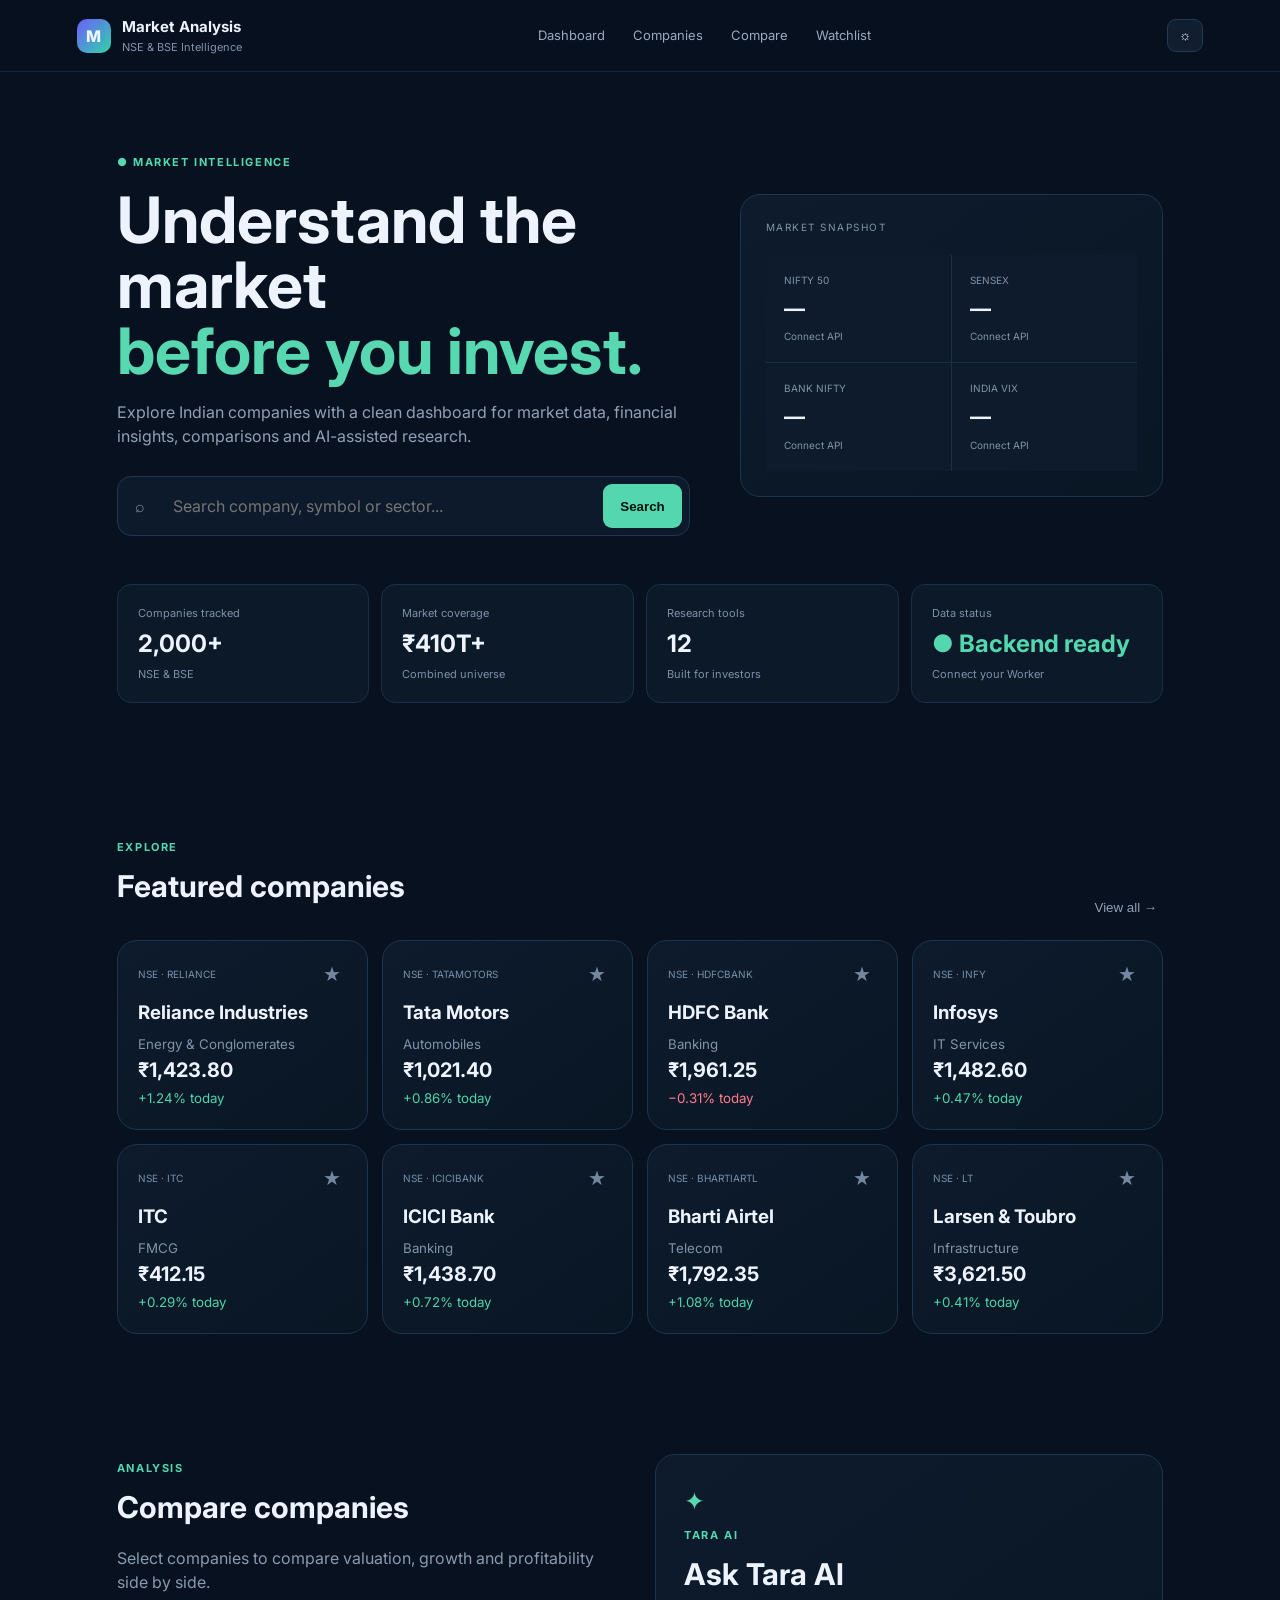
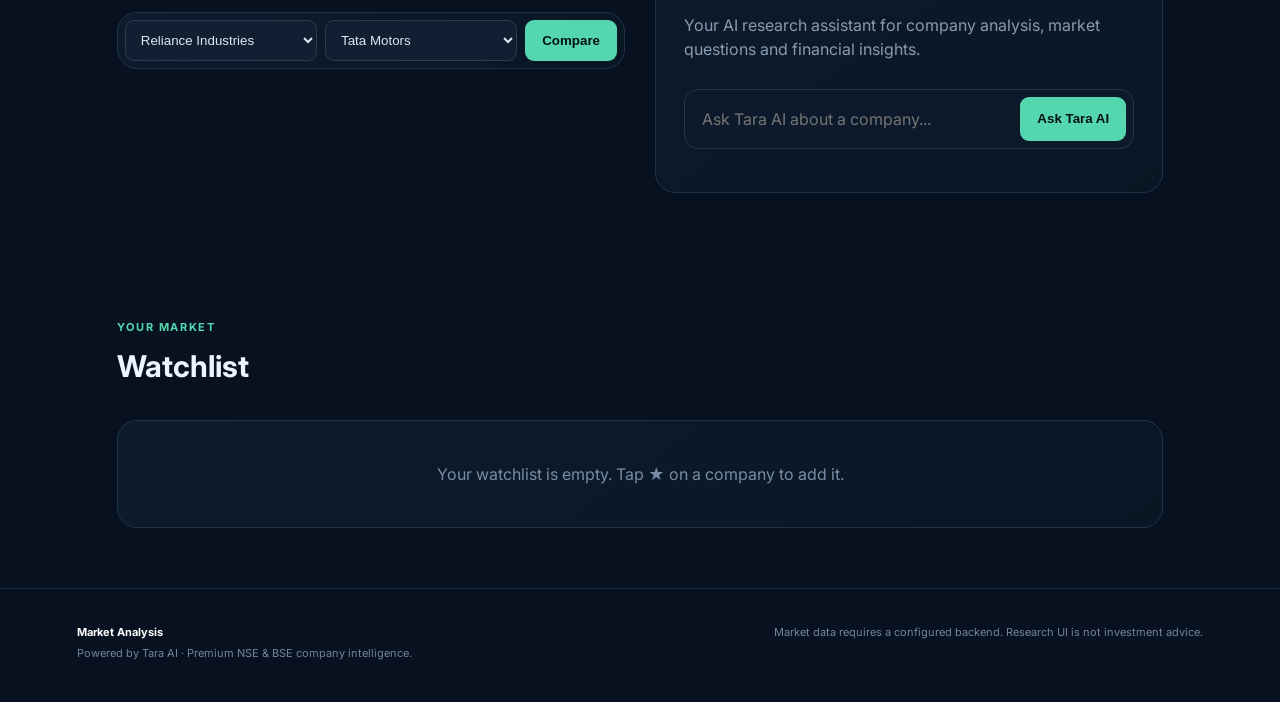
<file: index.html>
<!doctype html>
<html lang="en">
<head>
<meta charset="utf-8"><meta name="viewport" content="width=device-width,initial-scale=1">
<title>Market Analysis — Tara AI NSE & BSE Intelligence</title>
<meta name="description" content="Premium Tara AI-powered NSE & BSE company intelligence dashboard">
<link rel="preconnect" href="https://fonts.googleapis.com"><link rel="preconnect" href="https://fonts.gstatic.com" crossorigin><link href="https://fonts.googleapis.com/css2?family=Inter:wght@400;500;600;700;800&display=swap" rel="stylesheet">
<link rel="stylesheet" href="style.css">
</head>
<body>
<header class="topbar"><div class="brand"><div class="logo">M</div><div><b>Market Analysis</b><span>NSE & BSE Intelligence</span></div></div><nav><a href="#dashboard">Dashboard</a><a href="#companies">Companies</a><a href="#compare">Compare</a><a href="#watchlist">Watchlist</a></nav><button class="theme" id="themeBtn">☼</button></header>
<main id="dashboard">
<section class="hero"><div><div class="eyebrow">● MARKET INTELLIGENCE</div><h1>Understand the market<br><em>before you invest.</em></h1><p>Explore Indian companies with a clean dashboard for market data, financial insights, comparisons and AI-assisted research.</p><div class="search"><span>⌕</span><input id="search" placeholder="Search company, symbol or sector..." autocomplete="off"><button id="searchBtn">Search</button></div><div id="suggestions" class="suggestions"></div></div><div class="hero-card"><div class="card-label">MARKET SNAPSHOT</div><div class="market-grid"><div><span>NIFTY 50</span><strong>—</strong><small>Connect API</small></div><div><span>SENSEX</span><strong>—</strong><small>Connect API</small></div><div><span>BANK NIFTY</span><strong>—</strong><small>Connect API</small></div><div><span>INDIA VIX</span><strong>—</strong><small>Connect API</small></div></div></div></section>
<section class="stats"><div><span>Companies tracked</span><b>2,000+</b><small>NSE & BSE</small></div><div><span>Market coverage</span><b>₹410T+</b><small>Combined universe</small></div><div><span>Research tools</span><b>12</b><small>Built for investors</small></div><div><span>Data status</span><b class="live">● Backend ready</b><small>Connect your Worker</small></div></section>
<section id="companies" class="section"><div class="section-head"><div><span class="eyebrow">EXPLORE</span><h2>Featured companies</h2></div><button class="ghost" id="allBtn">View all →</button></div><div id="companyGrid" class="company-grid"></div></section>
<section id="compare" class="section split"><div><span class="eyebrow">ANALYSIS</span><h2>Compare companies</h2><p>Select companies to compare valuation, growth and profitability side by side.</p><div class="compare-box"><select id="c1"></select><select id="c2"></select><button id="compareBtn">Compare</button></div><div id="compareResult"></div></div><div class="ai-card"><div class="ai-icon">✦</div><span class="eyebrow">TARA AI</span><h2>Ask Tara AI</h2><p>Your AI research assistant for company analysis, market questions and financial insights.</p><div class="ask"><input id="question" placeholder="Ask Tara AI about a company..."><button id="askBtn">Ask Tara AI</button></div><div id="aiAnswer" class="answer"></div></div></section>
<section id="watchlist" class="section"><div class="section-head"><div><span class="eyebrow">YOUR MARKET</span><h2>Watchlist</h2></div></div><div id="watchlistBox" class="watchlist"></div></section>
</main><footer><div><b>Market Analysis</b><p>Powered by Tara AI · Premium NSE & BSE company intelligence.</p></div><span>Market data requires a configured backend. Research UI is not investment advice.</span></footer>
<script>window.MARKET_API_BASE = window.MARKET_API_BASE || '';</script>
<script src="services/market-data-service.js"></script>
<script src="app.js"></script>
</body></html>
</file>
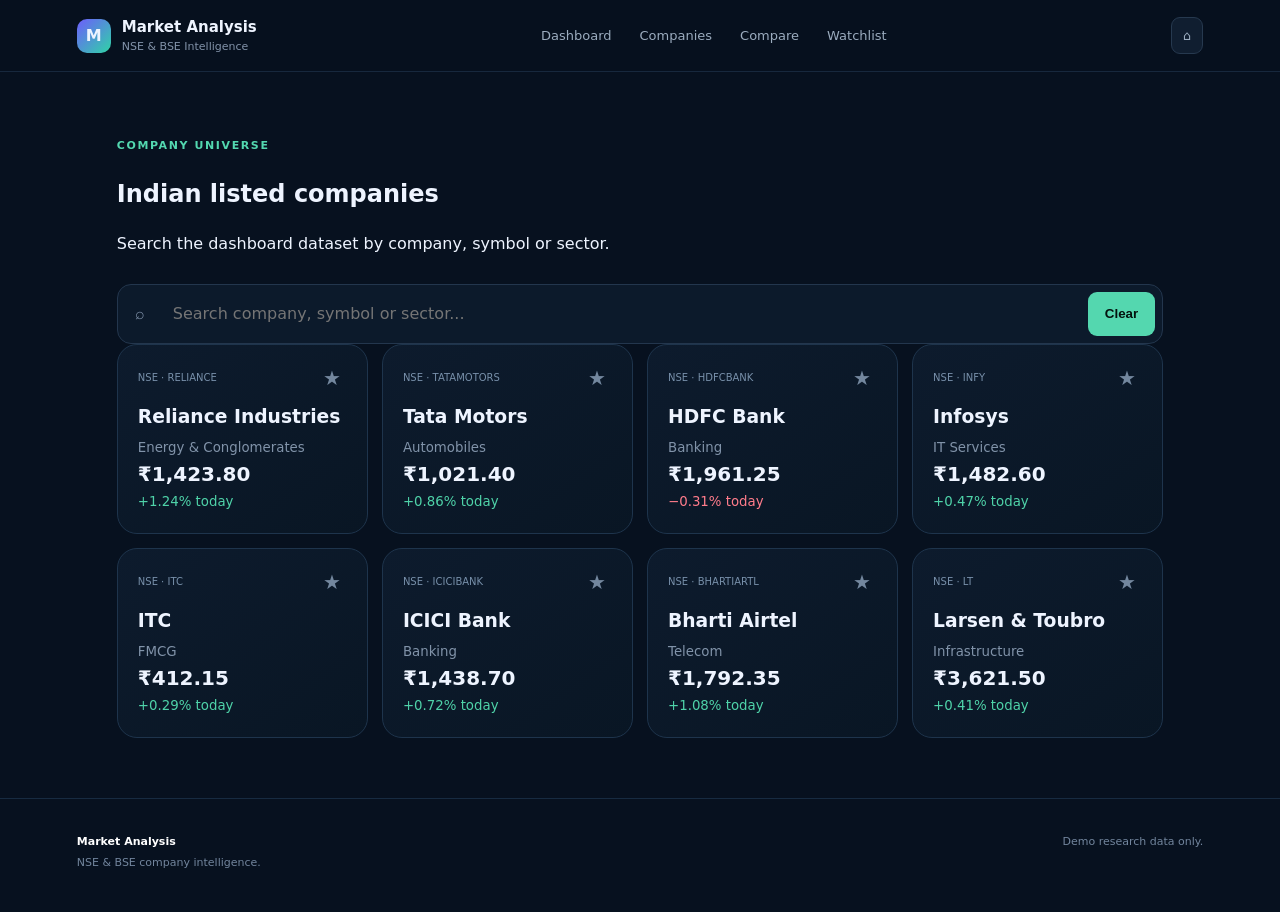
<file: companies.html>
<!doctype html>
<html lang="en"><head><meta charset="utf-8"><meta name="viewport" content="width=device-width,initial-scale=1"><title>Companies — Market Analysis</title><meta name="description" content="Explore the Indian company universe across NSE and BSE."><link rel="stylesheet" href="style.css"></head><body><header class="topbar"><div class="brand"><div class="logo">M</div><div><b>Market Analysis</b><span>NSE & BSE Intelligence</span></div></div><nav><a href="index.html">Dashboard</a><a href="companies.html">Companies</a><a href="index.html#compare">Compare</a><a href="index.html#watchlist">Watchlist</a></nav><a class="theme" href="index.html">⌂</a></header><main><section class="section"><span class="eyebrow">COMPANY UNIVERSE</span><h1>Indian listed companies</h1><p>Search the dashboard dataset by company, symbol or sector.</p><div class="search"><span>⌕</span><input id="companySearch" placeholder="Search company, symbol or sector..."><button id="clearBtn">Clear</button></div><div id="companyGrid" class="company-grid"></div></section></main><footer><div><b>Market Analysis</b><p>NSE & BSE company intelligence.</p></div><span>Demo research data only.</span></footer><script src="app.js"></script><script>const input=document.getElementById('companySearch');const original=window.render;input.addEventListener('input',()=>{const q=input.value.toLowerCase();window.render(companies.filter(c=>(c.name+' '+c.ticker+' '+c.sector).toLowerCase().includes(q)))});document.getElementById('clearBtn').onclick=()=>{input.value='';window.render(companies)};</script></body></html>
</file>
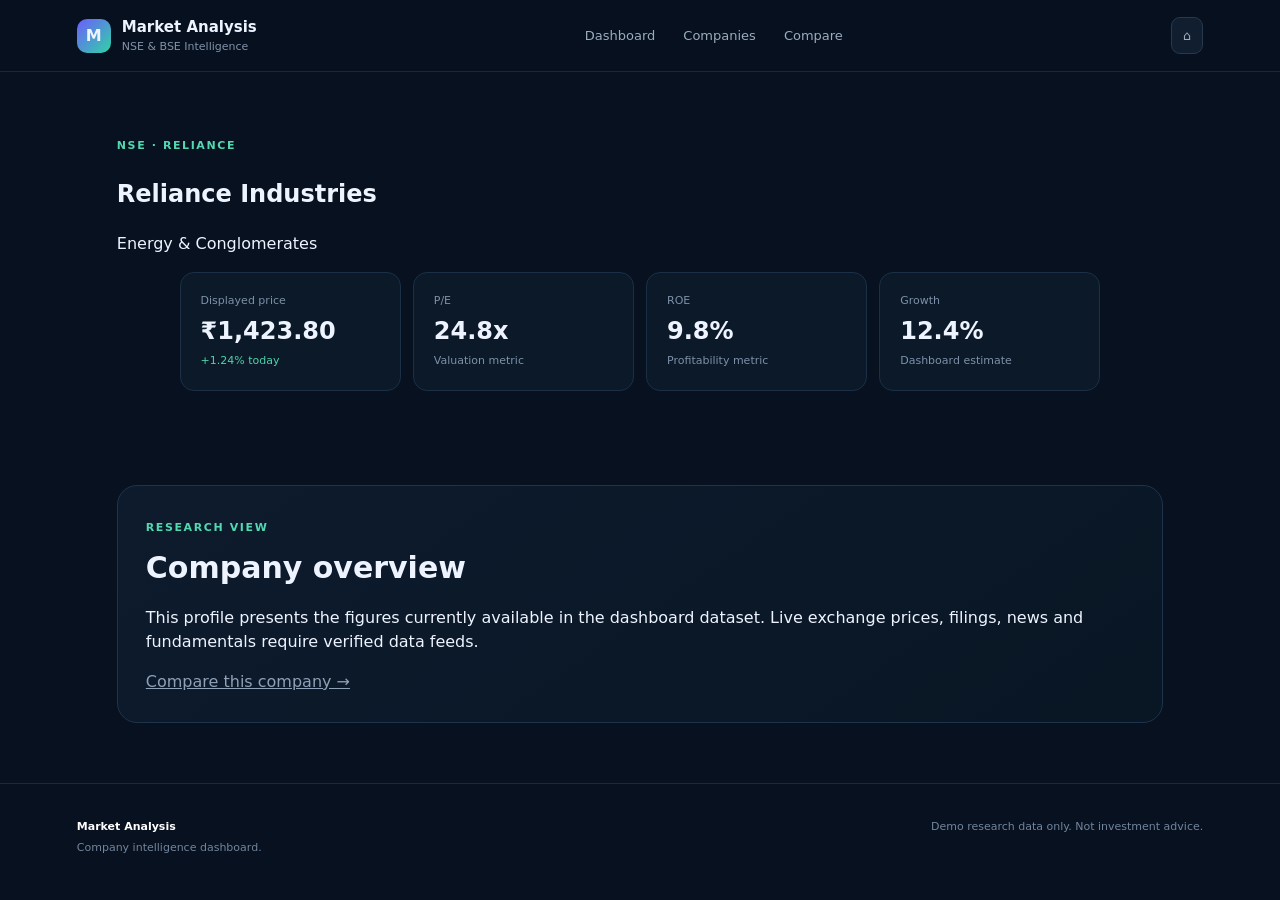
<file: company.html>
<!doctype html><html lang="en"><head><meta charset="utf-8"><meta name="viewport" content="width=device-width,initial-scale=1"><title>Company Profile — Market Analysis</title><link rel="stylesheet" href="style.css"></head><body><header class="topbar"><div class="brand"><div class="logo">M</div><div><b>Market Analysis</b><span>NSE & BSE Intelligence</span></div></div><nav><a href="index.html">Dashboard</a><a href="companies.html">Companies</a><a href="index.html#compare">Compare</a></nav><a class="theme" href="index.html">⌂</a></header><main><section class="section" id="profile"></section></main><footer><div><b>Market Analysis</b><p>Company intelligence dashboard.</p></div><span>Demo research data only. Not investment advice.</span></footer><script src="app.js"></script><script>const t=new URLSearchParams(location.search).get('symbol')||'RELIANCE';const c=companies.find(x=>x.ticker.toUpperCase()===t.toUpperCase())||companies[0];document.title=c.name+' — Market Analysis';document.getElementById('profile').innerHTML=`<span class="eyebrow">NSE · ${c.ticker}</span><h1>${c.name}</h1><p>${c.sector}</p><div class="stats"><div><span>Displayed price</span><b>${c.price}</b><small class="up">${c.change} today</small></div><div><span>P/E</span><b>${c.pe}</b><small>Valuation metric</small></div><div><span>ROE</span><b>${c.roe}</b><small>Profitability metric</small></div><div><span>Growth</span><b>${c.growth}</b><small>Dashboard estimate</small></div></div><div class="ai-card" style="margin-top:24px"><span class="eyebrow">RESEARCH VIEW</span><h2>Company overview</h2><p>This profile presents the figures currently available in the dashboard dataset. Live exchange prices, filings, news and fundamentals require verified data feeds.</p><a class="ghost" href="index.html#compare">Compare this company →</a></div>`;</script></body></html>
</file>
<file: style.css>
*{box-sizing:border-box}html{scroll-behavior:smooth}body{margin:0;font-family:Inter,system-ui,sans-serif;background:#07111f;color:#eef4ff;line-height:1.5}body.light{background:#f4f7fb;color:#101827}.topbar{height:72px;display:flex;align-items:center;justify-content:space-between;padding:0 6%;border-bottom:1px solid #17283d;background:rgba(7,17,31,.9);backdrop-filter:blur(16px);position:sticky;top:0;z-index:10}.brand{display:flex;gap:11px;align-items:center}.brand b{display:block;font-size:15px}.brand span{display:block;color:#8293aa;font-size:11px}.logo{width:34px;height:34px;border-radius:10px;display:grid;place-items:center;background:linear-gradient(135deg,#6d5dfc,#2fd4a6);font-weight:800}.topbar nav{display:flex;gap:28px}.topbar a{color:#9bacbf;text-decoration:none;font-size:13px}.topbar a:hover{color:white}.theme{border:1px solid #26394f;background:#101e30;color:white;border-radius:9px;padding:8px 11px;cursor:pointer}.hero{max-width:1200px;margin:auto;padding:82px 6% 48px;display:grid;grid-template-columns:1.15fr .85fr;gap:50px;align-items:center}.eyebrow{font-size:11px;letter-spacing:1.6px;color:#53d8b0;font-weight:700}.hero h1{font-size:clamp(38px,5vw,64px);line-height:1.03;margin:16px 0}.hero h1 em{font-style:normal;color:#58d8b1}.hero p{color:#91a1b6;max-width:650px}.search,.ask,.compare-box{display:flex;gap:8px;background:#0c1a2b;border:1px solid #23364d;border-radius:14px;padding:7px;margin-top:28px}.search span{padding:10px;color:#8092aa}.search input,.ask input{flex:1;background:transparent;border:0;outline:0;color:white;padding:10px;font:inherit}.search button,.ask button,.compare-box button{background:#54d7af;color:#04120e;border:0;border-radius:9px;padding:10px 17px;font-weight:700;cursor:pointer}.suggestions{position:absolute;background:#0d1c2e;border:1px solid #263d55;border-radius:12px;margin-top:5px;width:min(600px,80%);display:none;z-index:5}.suggestions div{padding:10px 14px;cursor:pointer}.hero-card,.ai-card,.compare-box,.watchlist,.company{background:linear-gradient(145deg,#0d1b2d,#091624);border:1px solid #1e344c;border-radius:20px}.hero-card{padding:25px}.card-label{color:#8294a9;font-size:10px;letter-spacing:1.5px}.market-grid{display:grid;grid-template-columns:1fr 1fr;gap:1px;background:#1b3045;margin-top:20px}.market-grid>div{background:#0d1b2d;padding:18px}.market-grid span,.market-grid small{display:block;color:#8193a9;font-size:10px}.market-grid strong{display:block;font-size:21px;margin:5px 0}.up{color:#4fd3a9!important}.down{color:#ff7c8b!important}.stats{max-width:1200px;margin:0 auto;padding:0 6% 70px;display:grid;grid-template-columns:repeat(4,1fr);gap:12px}.stats div{padding:20px;background:#0b1929;border:1px solid #1b3046;border-radius:14px}.stats span,.stats small{display:block;color:#7e91a8;font-size:11px}.stats b{font-size:24px;display:block;margin:4px 0}.live{color:#54d7af}.section{max-width:1200px;margin:auto;padding:60px 6%}.section-head{display:flex;justify-content:space-between;align-items:end;margin-bottom:24px}.section h2{font-size:30px;margin:7px 0}.ghost{background:transparent;color:#8fa1b7;border:0;cursor:pointer}.company-grid{display:grid;grid-template-columns:repeat(4,1fr);gap:14px}.company{padding:20px;transition:.2s}.company:hover{transform:translateY(-3px);border-color:#3a5875}.company-top{display:flex;justify-content:space-between;align-items:center}.ticker{font-size:10px;color:#7890aa}.company h3{margin:12px 0 4px}.price{font-size:20px;font-weight:700}.company small{color:#8193a9}.star{background:none;border:0;color:#73879e;font-size:20px;cursor:pointer}.star.on{color:#ffd45c}.split{display:grid;grid-template-columns:1fr 1fr;gap:30px}.split>div{min-width:0}.split p{color:#899bb0}.compare-box{margin-top:18px}.compare-box select{flex:1;background:#101f31;color:#dce7f5;border:1px solid #273d54;padding:11px;border-radius:9px}.compare-table{width:100%;margin-top:15px;border-collapse:collapse;font-size:12px}.compare-table td{padding:10px;border-bottom:1px solid #20364b}.ai-card{padding:28px}.ai-icon{font-size:25px;color:#58d8b1}.answer{margin-top:15px;color:#b9c7d8;font-size:13px}.watchlist{padding:6px}.watch-row{display:grid;grid-template-columns:2fr 1fr 1fr 60px;padding:14px;border-bottom:1px solid #1a2e43;align-items:center}.watch-row:last-child{border:0}.empty{text-align:center;padding:35px;color:#788da5}footer{border-top:1px solid #172b41;padding:35px 6%;display:flex;justify-content:space-between;color:#72859d;font-size:11px}footer b{color:white}footer p{margin:5px 0}.light .topbar,.light .hero-card,.light .company,.light .ai-card,.light .watchlist,.light .compare-box,.light .stats div{background:white;color:#101827;border-color:#d9e2ec}.light .topbar{background:rgba(255,255,255,.9)}.light .search,.light .ask{background:white}.light input,.light select{color:#101827}.light .hero p,.light .split p{color:#617086}@media(max-width:850px){.topbar{padding:0 4%}.topbar nav{display:none}.hero{grid-template-columns:1fr;padding-top:55px}.stats{grid-template-columns:1fr 1fr}.company-grid{grid-template-columns:1fr 1fr}.split{grid-template-columns:1fr}footer{display:block}.hero-card{margin-top:10px}}@media(max-width:520px){.hero{padding-left:5%;padding-right:5%}.section{padding-left:5%;padding-right:5%}.stats{padding-left:5%;padding-right:5%;grid-template-columns:1fr 1fr}.company-grid{grid-template-columns:1fr}.market-grid strong{font-size:17px}.compare-box{flex-direction:column}.watch-row{grid-template-columns:1.5fr 1fr 1fr 45px}.hero h1{font-size:42px}}
</file>
